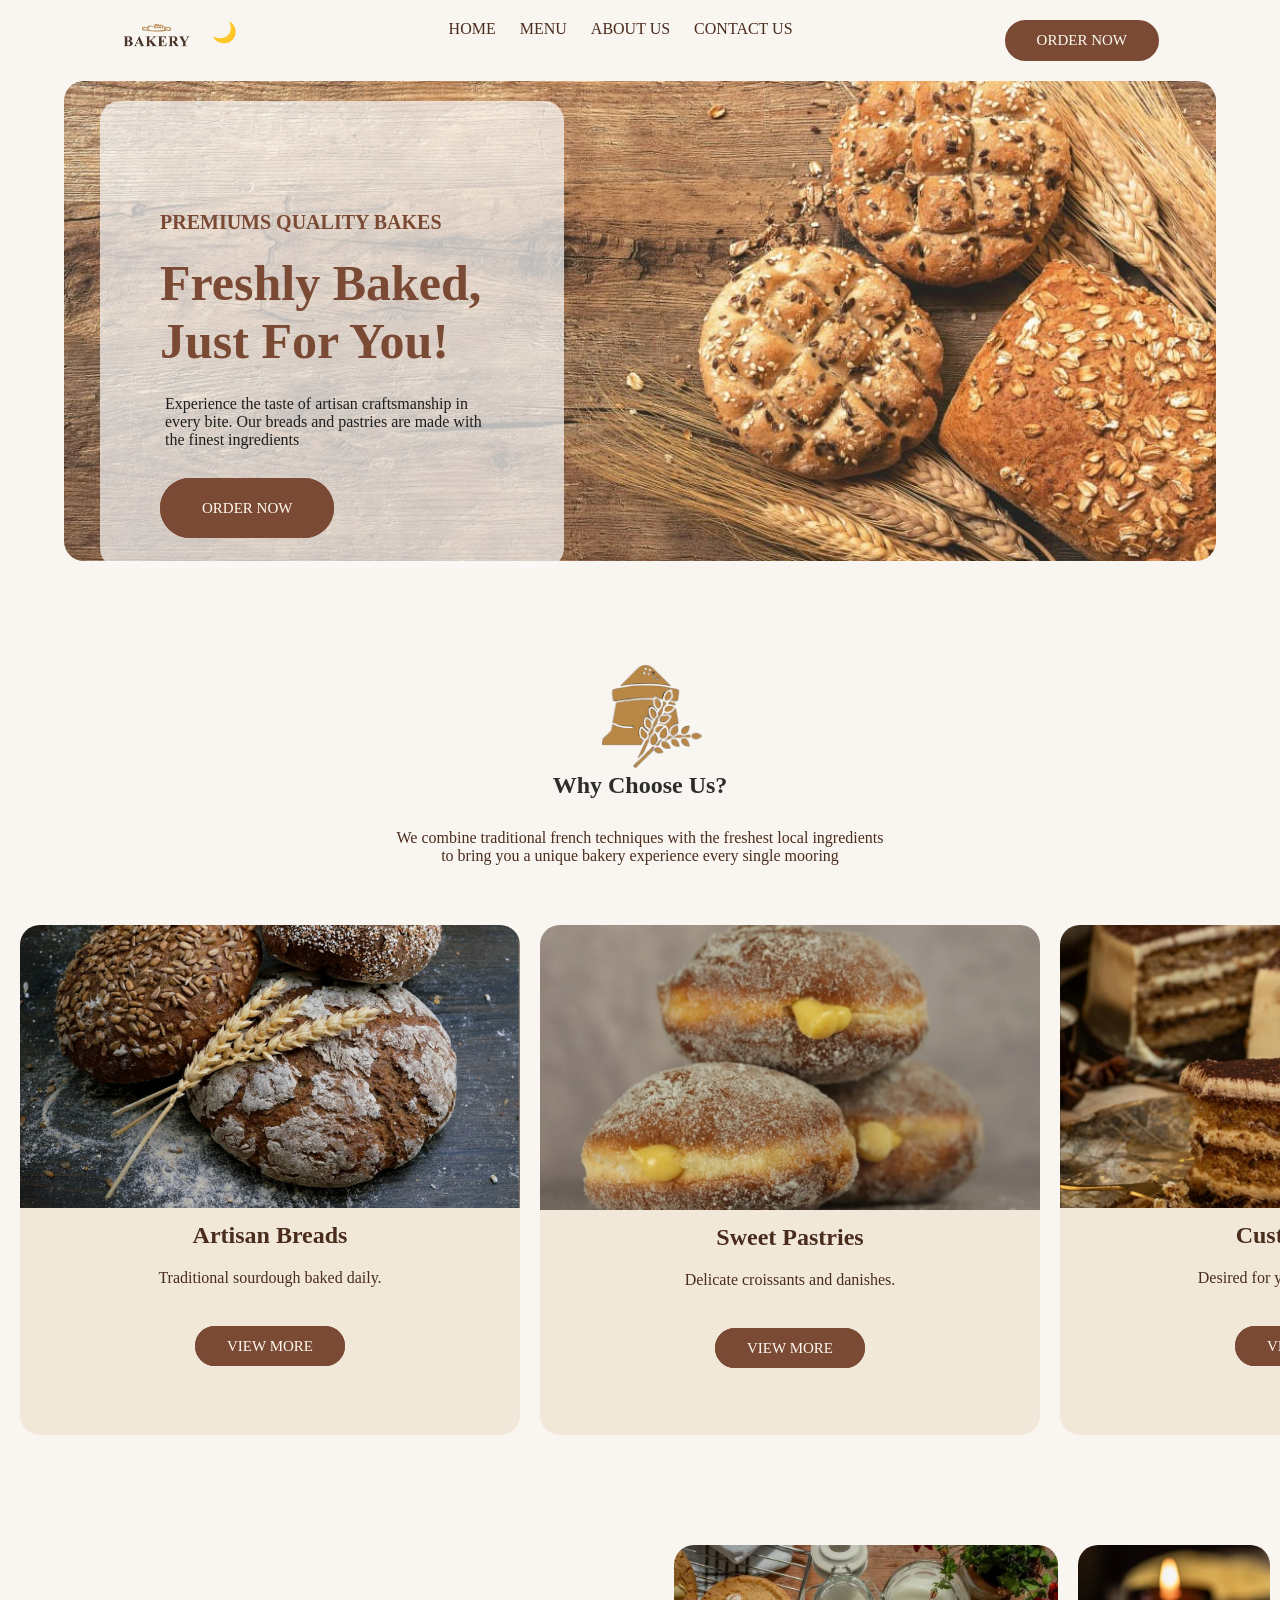
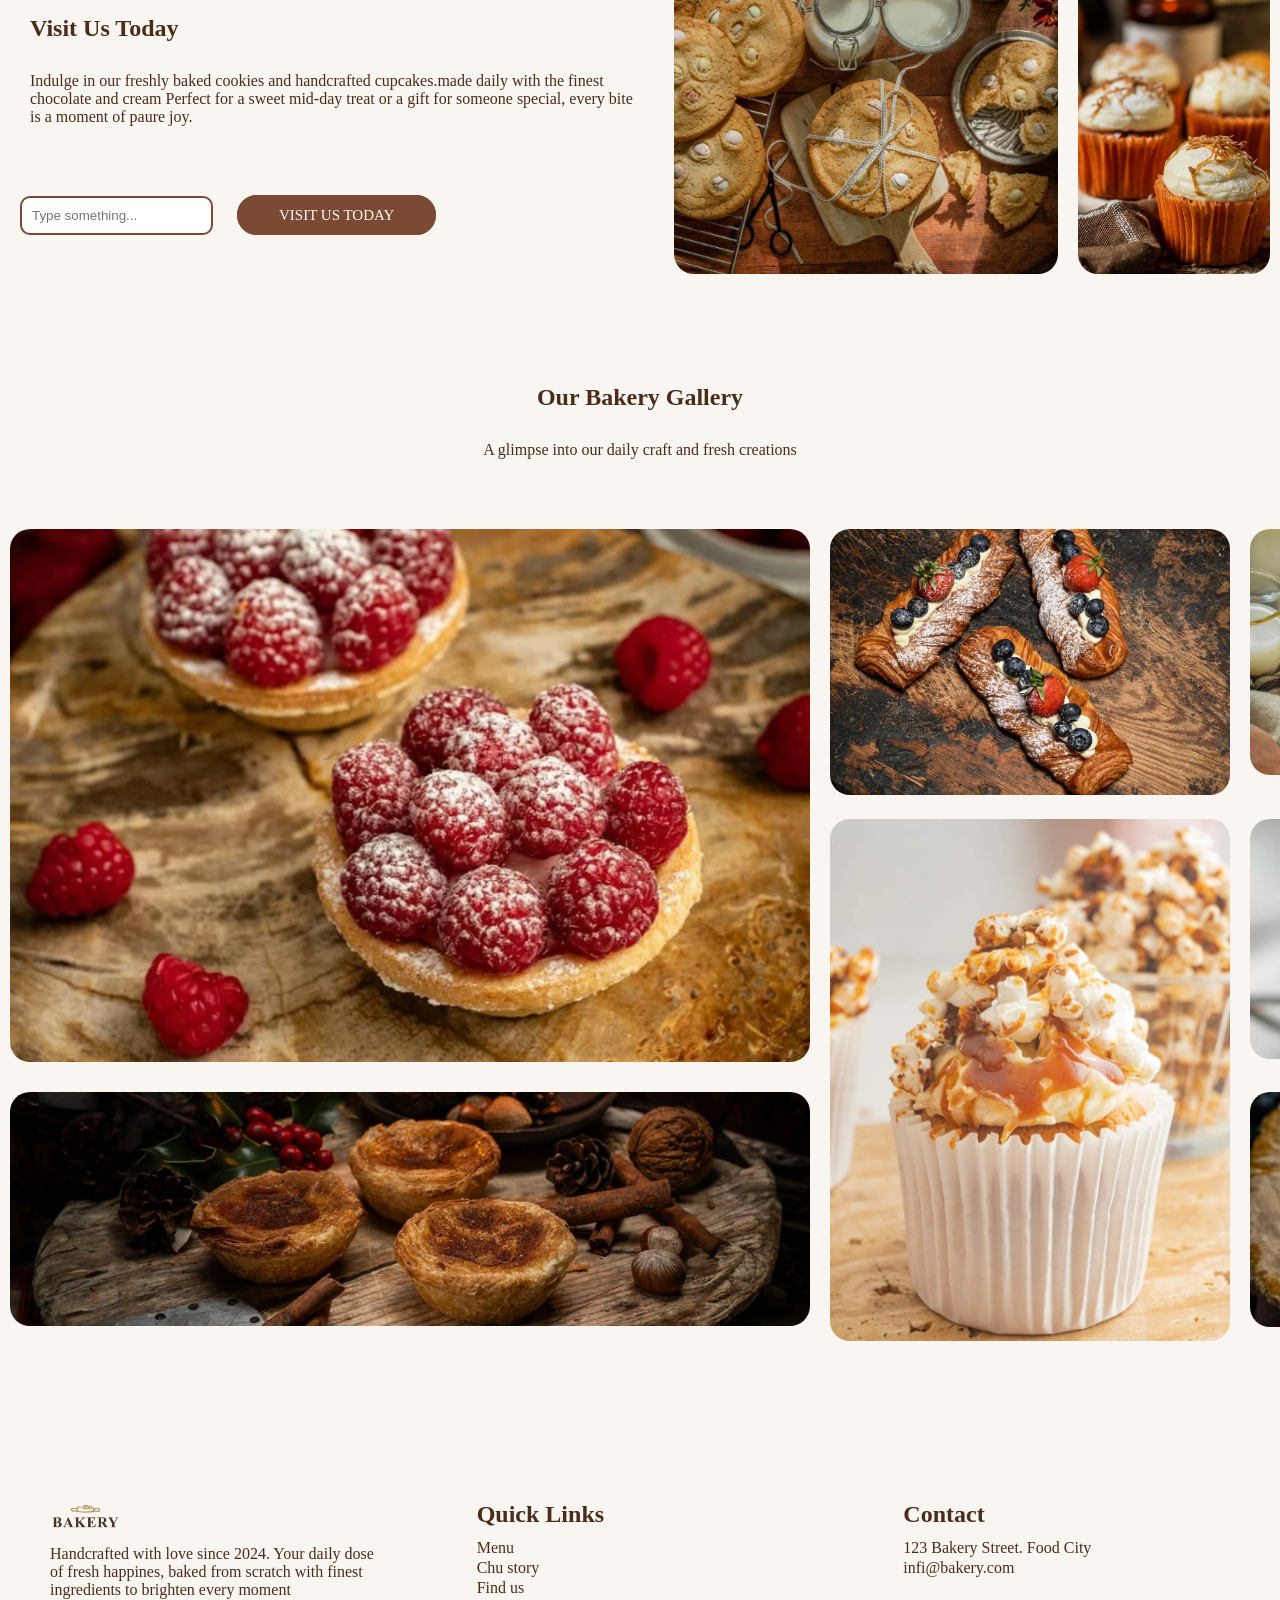
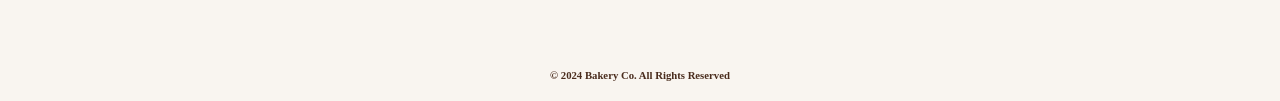
<file: index.html>
<!DOCTYPE html>
<html>

<head>
  <meta charset="UTF-8">
  <meta name="viewport" content="width=device-width, initial-scale=1">
  <title>Bakery</title>
  <link rel="stylesheet" href="bakery.css">
</head>

<button id="backToTop">↑</button>

<body>
  <!-- nav bar -->
  <nav>
    <div>
    <img src="img/logo.jpg" alt="logo" />
    <button id="darkToggle">🌙</button>
    </div>
    <div>
    <a href="/index.html">HOME</a>
    <a href="/menu.html">MENU</a>
    <a href="/about.html">ABOUT US</a>
    <a href="/contact.html">CONTACT US</a>
    </div>
    <a href="/contact.html" class="logoButton">ORDER NOW</a>
  </nav>
  <!-- hero card -->
  <section class="hero">
  <img src="img/hero.jpg" alt="hero card" />
  <div>
    <h5>PREMIUMS QUALITY BAKES</h5>
    <h1>Freshly Baked, <br> Just For You!</h1>
    <p>Experience the taste of artisan craftsmanship in every bite.
      Our breads and pastries are made with the finest ingredients
    </p>
    <a href="/menu.html" class="heroButton" >ORDER NOW</a>
  </div>
  </section>
  <!-- why us -->
  <section>
    <div class="whyLogo">
      <img src="img/why us logo.jpg" alt="why us" />
      <h1>Why Choose Us?</h1>
      <p>We combine traditional french techniques with the freshest local ingredients <br> to bring you a unique bakery experience every single mooring</p>
    </div>
      <div class="whyUsPics">
      <div><img src="img/why us1.jpg" alt="why us1"/>
      <h1>Artisan Breads</h1>
      <p>Traditional sourdough baked daily.</p>
      <a href="/contact.html" class="whyButton">VIEW MORE</a>
      </div>
      <div><img src="img/why us2.jpg" alt="why us1" />
      <h1>Sweet Pastries</h1>
      <p>Delicate croissants and danishes.</p>
      <a href="/contact.html" class="whyButton">VIEW MORE</a>
      </div>
      <div><img src="img/why us3.jpg" alt="why us1" />
      <h1>Custom Cakes</h1>
      <p>Desired for your special occasions.</p>
      <a href="/contact.html" class="whyButton">VIEW MORE</a>
      </div>
    </div>
  </section>
  <!-- visit us -->
  <section class="visit">
    <div>
      <h1>Visit Us Today</h1>
      <p>Indulge in our freshly baked cookies and handcrafted cupcakes.made daily with the finest chocolate and cream Perfect for a sweet mid-day treat or a gift for someone special, every bite is a moment of paure joy.</p>
      <input type="text" id="i" placeholder="Type something..."/>
      <a href="/contact.html" class="visitButton">VISIT US TODAY</a>
    </div>
    <img src="img/visit1.jpg" alt="visit1" class="visitImg1"/>
    <img src="img/visit2.jpg" alt="visit2" class="visitImg2"/>
  </section>
  <!-- our -->
  <section>
    <div class="our">
    <h1>Our Bakery Gallery</h1>
    <p>A glimpse into our daily craft and fresh creations</p>
    </div>
    <div class="ourImgs">
      <img src="img/ourImg1.jpg" alt="ourImg1" class="ourImg1" />
      <img src="img/ourImg2.jpg" alt="ourImg2" class="ourImg2"/>
      <img src="img/ourImg3.jpg" alt="ourImg3" class="ourImg3"/>
      <img src="img/ourImg4.jpg" alt="ourImg4" class="ourImg4"/>
      <img src="img/ourImg5.jpg" alt="ourImg5" class="ourImg5"/>
      <img src="img/ourImg6.jpg" alt="ourImg6" class="ourImg6"/>
      <img src="img/ourImg7.jpg" alt="ourImg7" class="ourImg7"/>
    </div>
  </section>
  <!-- footer -->
  <footer>
    <div class="footerInside">
      <div>
        <img src="img/logo.jpg" alt="logo" />
        <p>Handcrafted with love since 2024. Your daily dose of fresh happines, baked from scratch with finest ingredients to brighten every moment</p>
      </div>
      <div>
        <h2>Quick Links</h2>
        <p class="footerP">
          Menu<br>
          Chu story<br>
          Find us
        </p>
      </div>
      <div>
        <h2>Contact</h2>
        <p class="footerP">
          123 Bakery Street. Food City<br>
          infi@bakery.com
        </p>
      </div>
    </div>
    <h6>&copy; 2024 Bakery Co. All Rights Reserved</h6>
  </footer>
  <script type="text/javascript" src="bakery.js"></script>
</body>

</html>
</file>
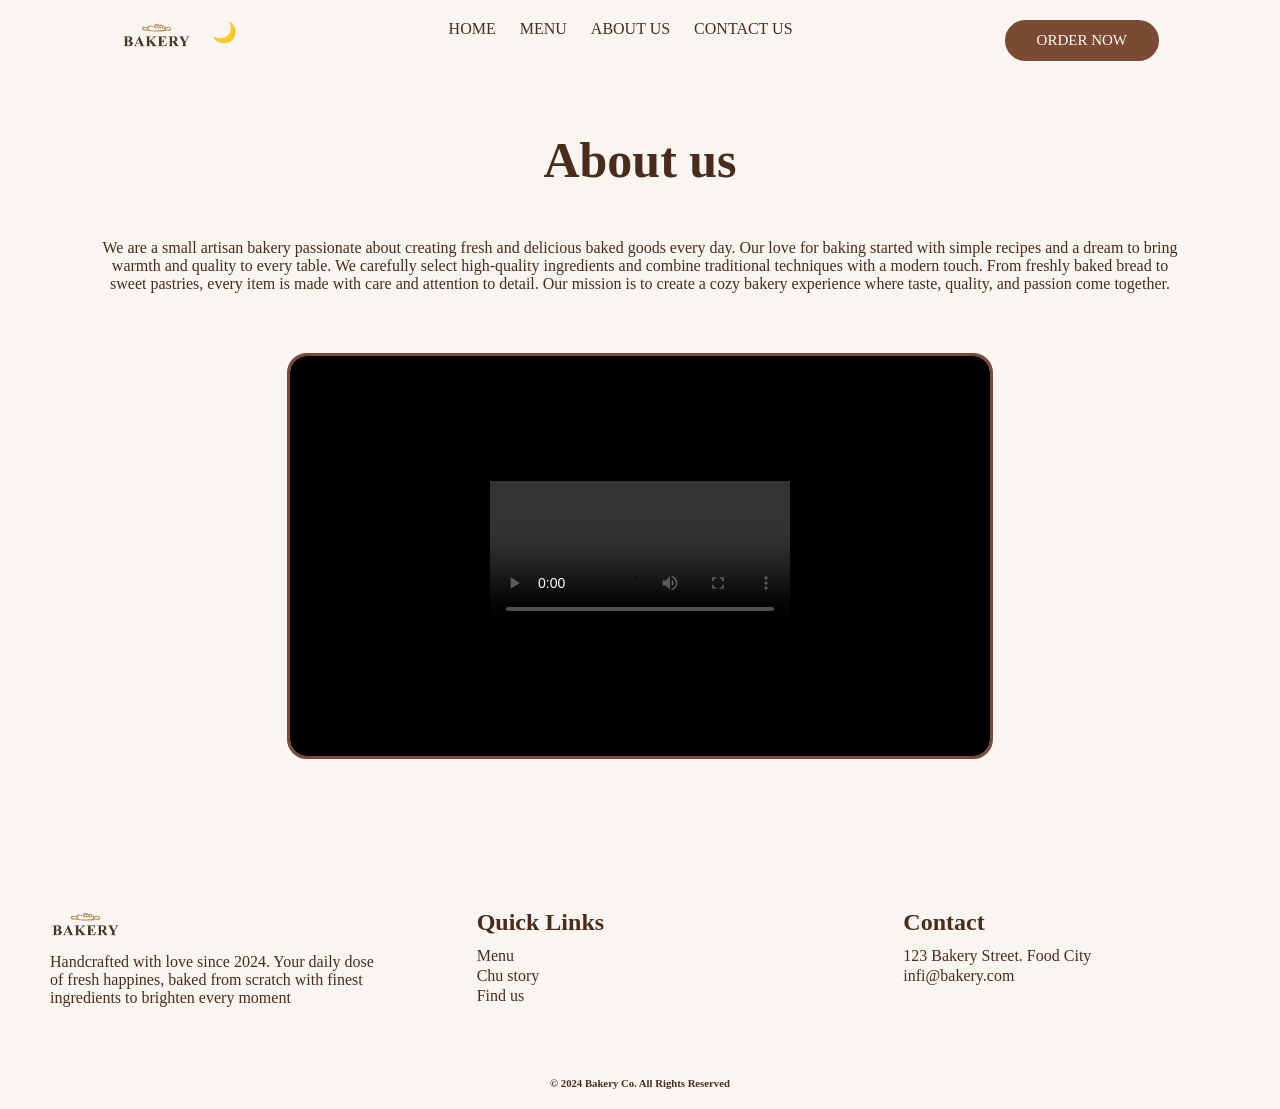
<file: about.html>
<!DOCTYPE html>
<html>

<head>
  <meta charset="UTF-8">
  <meta name="viewport" content="width=device-width, initial-scale=1">
  <title>Bakery</title>
  <link rel="stylesheet" href="bakery.css">
</head>

<button id="backToTop">↑</button>

<body>
  <!-- nav bar -->
  <nav>
    <div>
    <img src="img/logo.jpg" alt="logo" />
    <button id="darkToggle">🌙</button>
    </div>
    <div>
    <a href="/index.html">HOME</a>
    <a href="/menu.html">MENU</a>
    <a href="/about.html">ABOUT US</a>
    <a href="/contact.html">CONTACT US</a>
    </div>
    <a href="/contact.html" class="logoButton">ORDER NOW</a>
  </nav>

    <!-- about us-->
     <div class="aboutUs">
        <h1>About us</h1>
        <p>We are a small artisan bakery passionate about creating fresh and delicious baked goods every day.
            Our love for baking started with simple recipes and a dream to bring warmth and quality to every table.
            We carefully select high-quality ingredients and combine traditional techniques with a modern touch.
            From freshly baked bread to sweet pastries, every item is made with care and attention to detail.
            Our mission is to create a cozy bakery experience where taste, quality, and passion come together.
        </p>

        <iframe src="img/bakeryVideo.mp4" frameborder="0"></iframe>
    </div>
    <!-- footer -->
  <footer>
    <div class="footerInside">
      <div>
        <img src="img/logo.jpg" alt="logo" />
        <p>Handcrafted with love since 2024. Your daily dose of fresh happines, baked from scratch with finest ingredients to brighten every moment</p>
      </div>
      <div>
        <h2>Quick Links</h2>
        <p class="footerP">
          Menu<br>
          Chu story<br>
          Find us
        </p>
      </div>
      <div>
        <h2>Contact</h2>
        <p class="footerP">
          123 Bakery Street. Food City<br>
          infi@bakery.com
        </p>
      </div>
    </div>
    <h6>&copy; 2024 Bakery Co. All Rights Reserved</h6>
  </footer>
  <script type="text/javascript" src="bakery.js"></script>
</body>

</html>
</file>
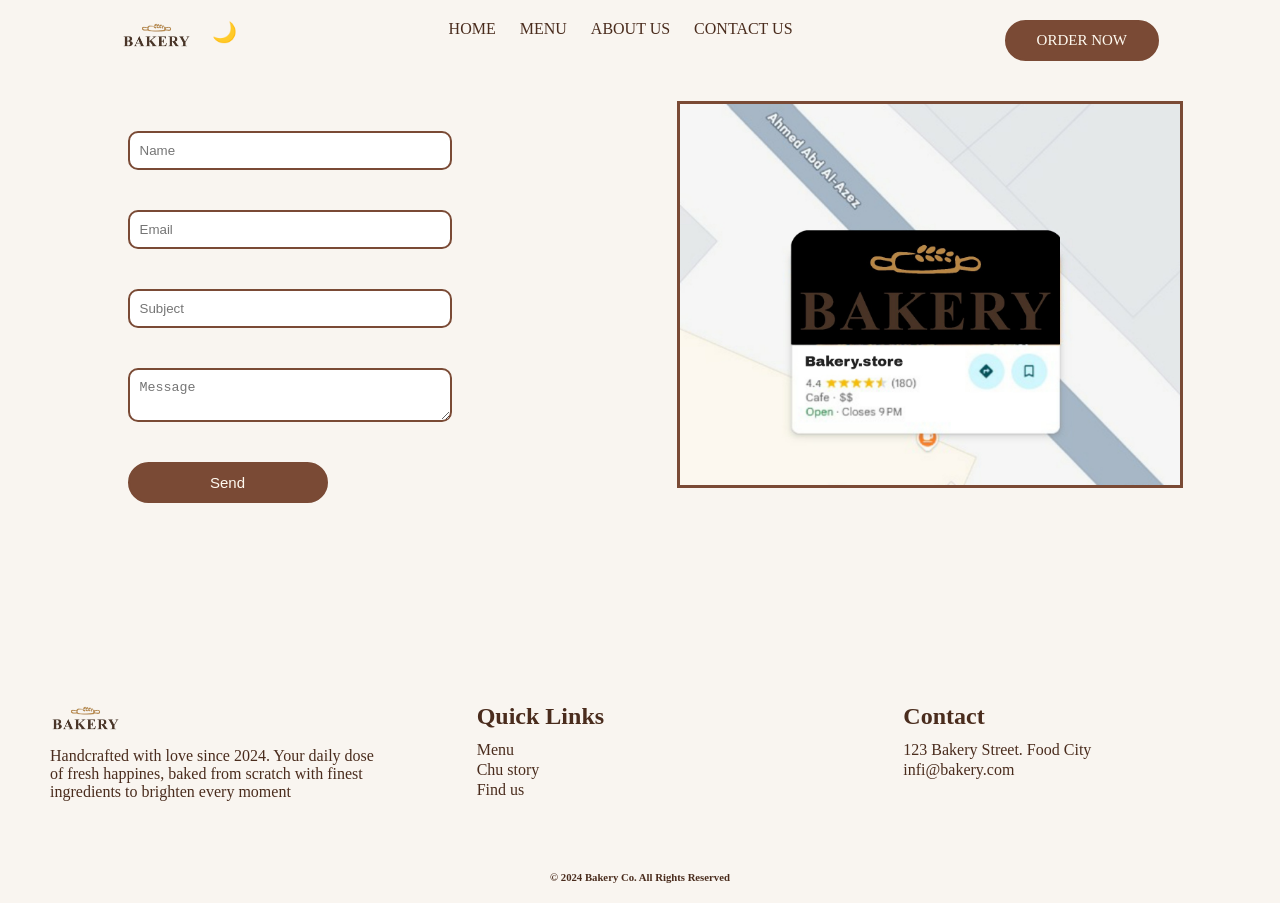
<file: contact.html>
<!DOCTYPE html>
<html>

<head>
  <meta charset="UTF-8">
  <meta name="viewport" content="width=device-width, initial-scale=1">
  <title>Bakery</title>
  <link rel="stylesheet" href="bakery.css">
</head>

<button id="backToTop">↑</button>


<body>
  <!-- nav bar -->
  <nav>
    <div>
    <img src="img/logo.jpg" alt="logo" />
    <button id="darkToggle">🌙</button>
    </div>
    <div>
    <a href="/index.html">HOME</a>
    <a href="/menu.html">MENU</a>
    <a href="/about.html">ABOUT US</a>
    <a href="/contact.html">CONTACT US</a>
    </div>
    <a href="/contact.html" class="logoButton">ORDER NOW</a>
  </nav>

  <!-- contact -->

  <div class="contact">
    <div>
        <form class="contactForm" id="contactForm">
            <input type="text" id="name" placeholder="Name">
            <input type="email" id="email" placeholder="Email">
            <input type="text" id="subject" placeholder="Subject">
            <textarea id="message" placeholder="Message"></textarea>
            <button type="submit">Send</button>
        </form>

        <p id="successMsg"></p>
    </div>

    <a href="https://maps.app.goo.gl/5pToTKiiAGwd4JAj9?g_st=aw">
        <img src="img/bakeryMap.jpeg" alt="map">
    </a>
  </div>
    <!-- footer -->
  <footer>
    <div class="footerInside">
      <div>
        <img src="img/logo.jpg" alt="logo" />
        <p>Handcrafted with love since 2024. Your daily dose of fresh happines, baked from scratch with finest ingredients to brighten every moment</p>
      </div>
      <div>
        <h2>Quick Links</h2>
        <p class="footerP">
          Menu<br>
          Chu story<br>
          Find us
        </p>
      </div>
      <div>
        <h2>Contact</h2>
        <p class="footerP">
          123 Bakery Street. Food City<br>
          infi@bakery.com
        </p>
      </div>
    </div>
    <h6>&copy; 2024 Bakery Co. All Rights Reserved</h6>
  </footer>
  <script type="text/javascript" src="bakery.js"></script>
</body>

</html>
</file>
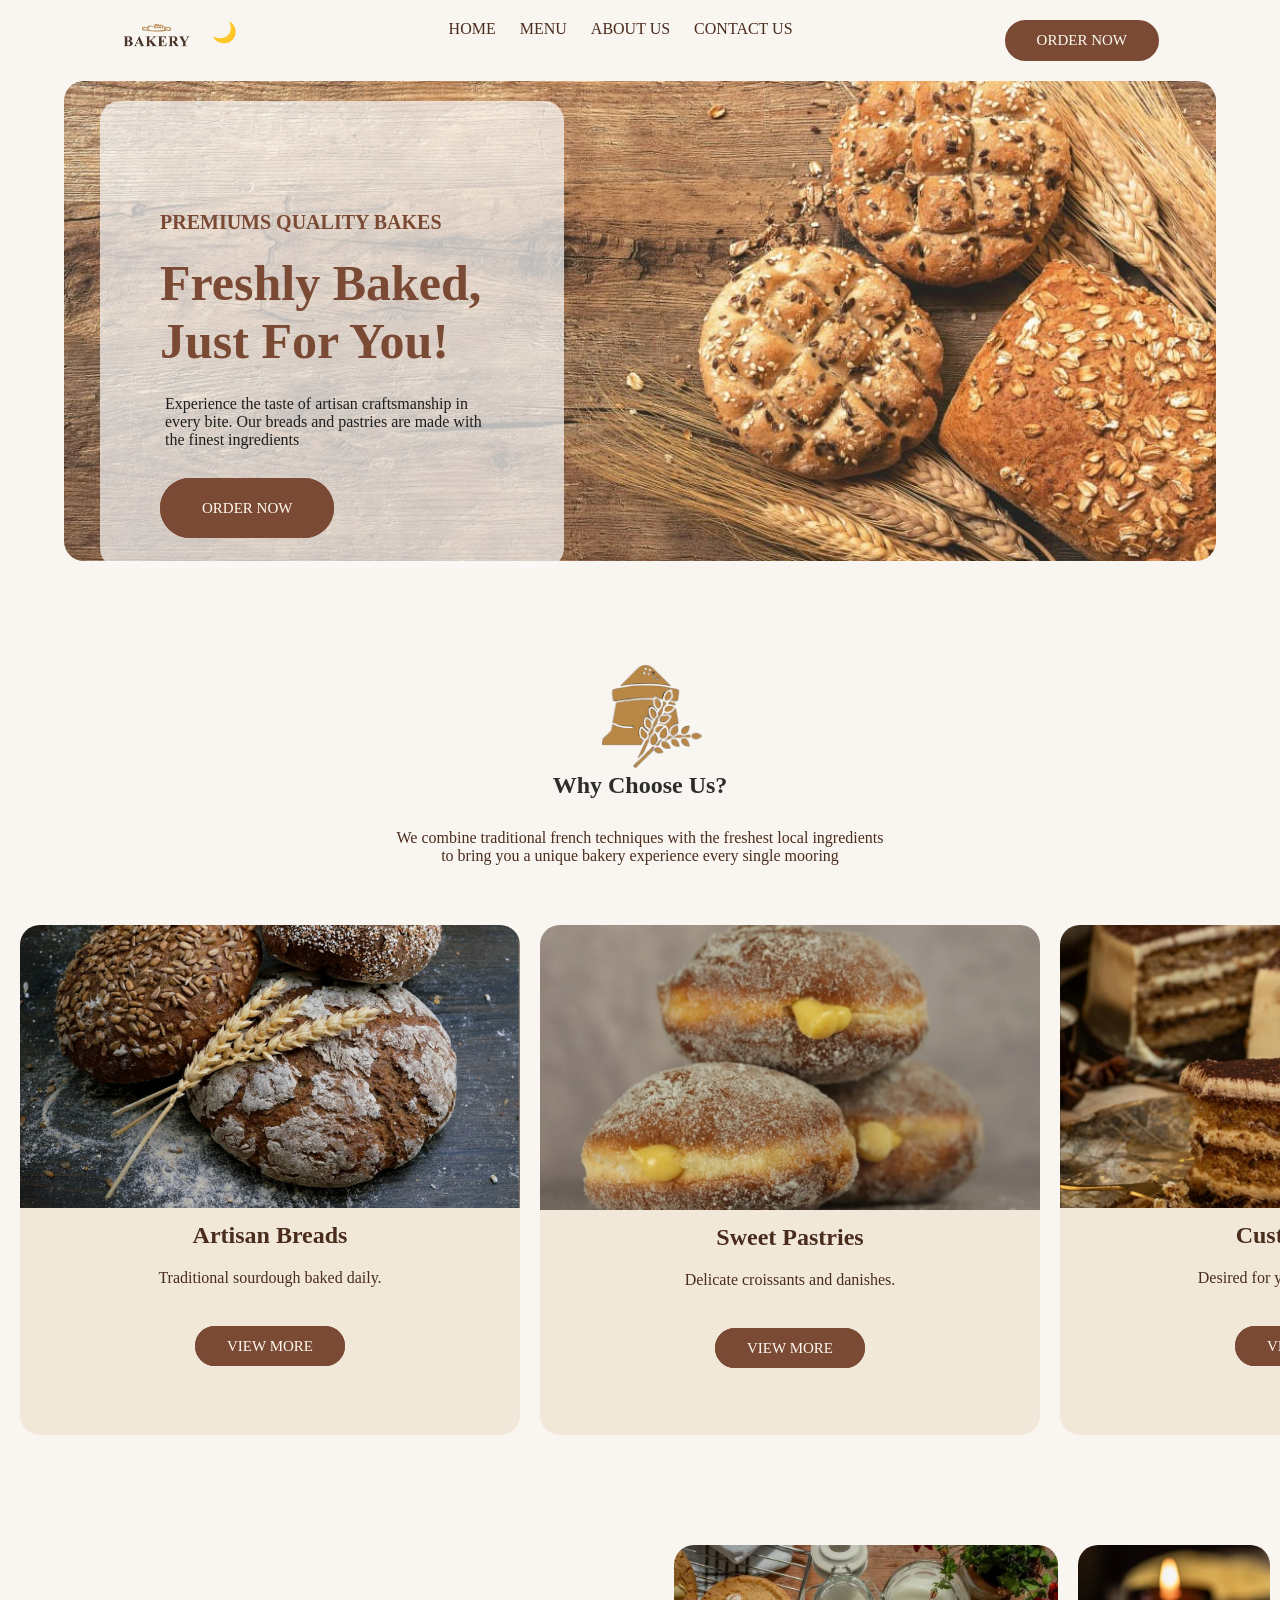
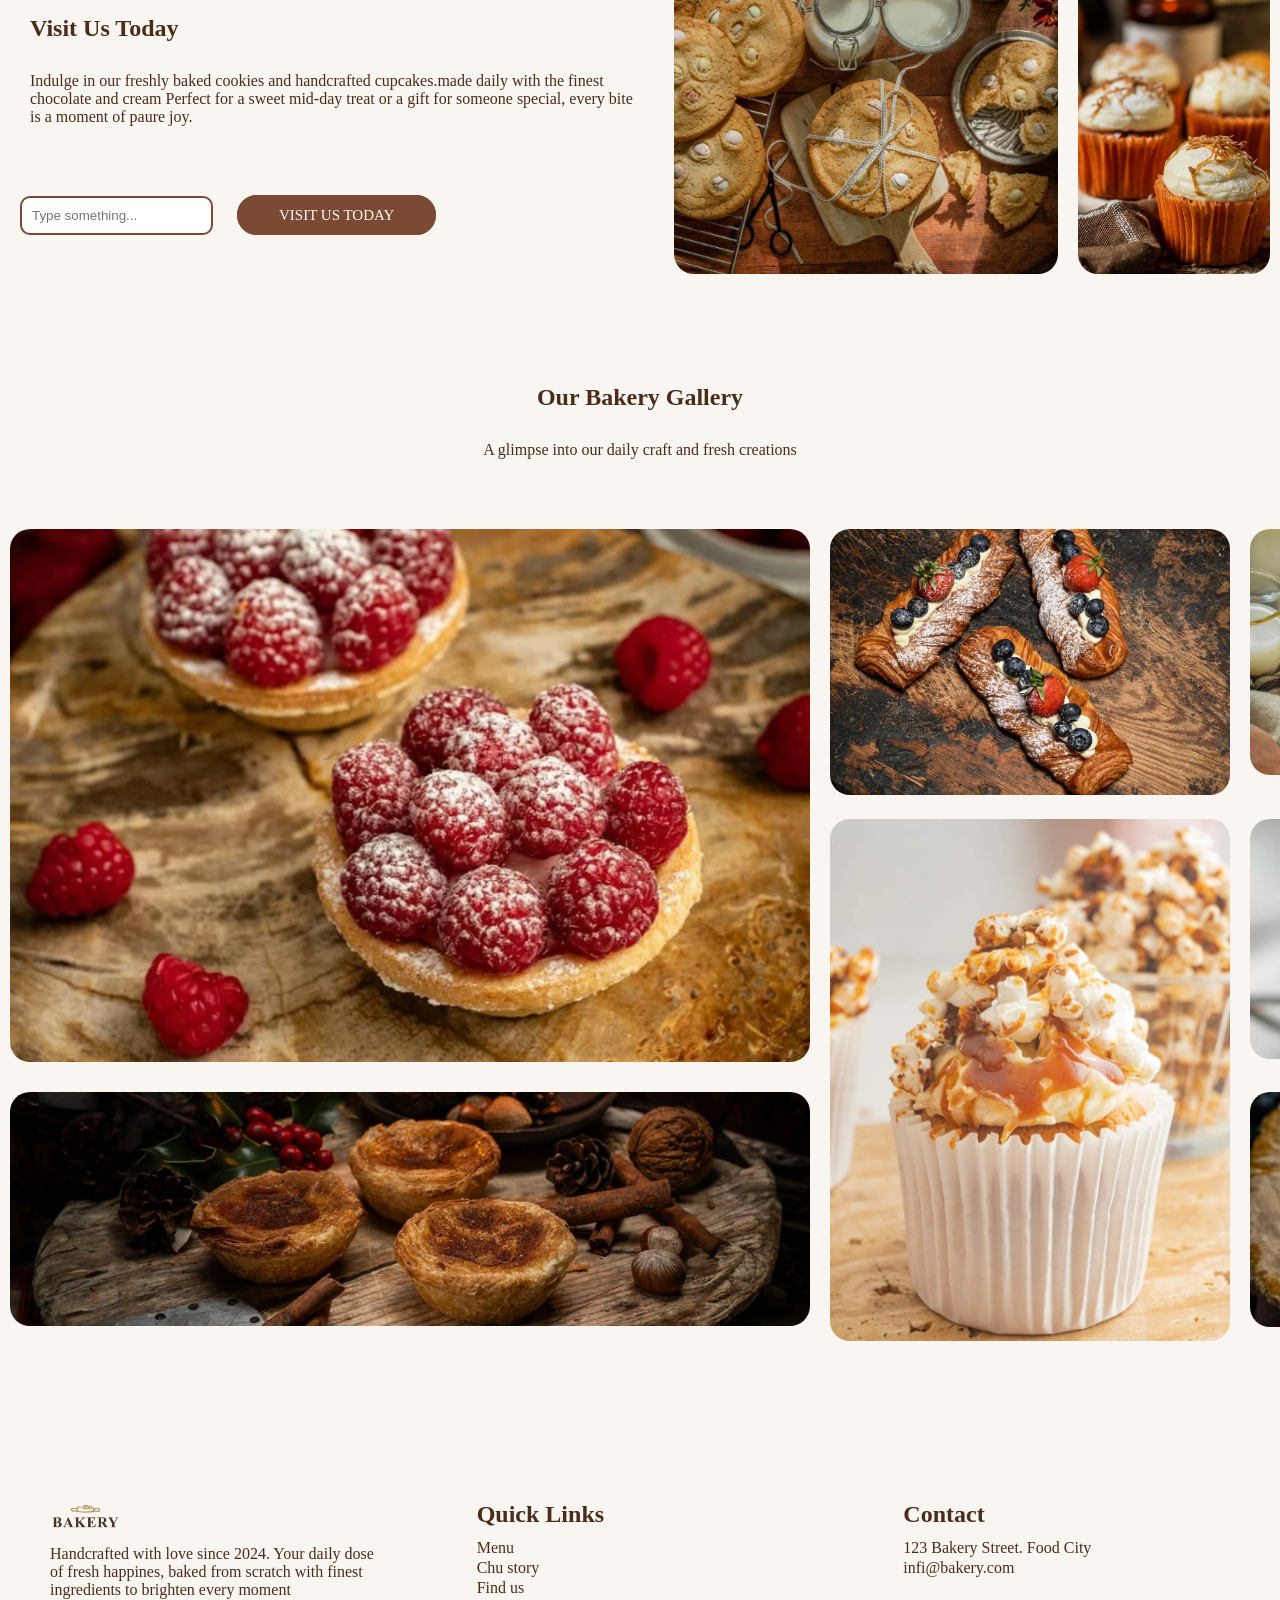
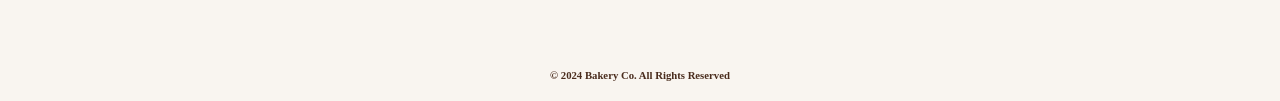
<file: home.html>
<!DOCTYPE html>
<html>

<head>
  <meta charset="UTF-8">
  <meta name="viewport" content="width=device-width, initial-scale=1">
  <title>Bakery</title>
  <link rel="stylesheet" href="bakery.css">
</head>

<button id="backToTop">↑</button>

<body>
  <!-- nav bar -->
  <nav>
    <div>
    <img src="img/logo.jpg" alt="logo" />
    <button id="darkToggle">🌙</button>
    </div>
    <div>
    <a href="/home.html">HOME</a>
    <a href="/menu.html">MENU</a>
    <a href="/about.html">ABOUT US</a>
    <a href="/contact.html">CONTACT US</a>
    </div>
    <a href="/contact.html" class="logoButton">ORDER NOW</a>
  </nav>
  <!-- hero card -->
  <section class="hero">
  <img src="img/hero.jpg" alt="hero card" />
  <div>
    <h5>PREMIUMS QUALITY BAKES</h5>
    <h1>Freshly Baked, <br> Just For You!</h1>
    <p>Experience the taste of artisan craftsmanship in every bite.
      Our breads and pastries are made with the finest ingredients
    </p>
    <a href="/menu.html" class="heroButton" >ORDER NOW</a>
  </div>
  </section>
  <!-- why us -->
  <section>
    <div class="whyLogo">
      <img src="img/why us logo.jpg" alt="why us" />
      <h1>Why Choose Us?</h1>
      <p>We combine traditional french techniques with the freshest local ingredients <br> to bring you a unique bakery experience every single mooring</p>
    </div>
      <div class="whyUsPics">
      <div><img src="img/why us1.jpg" alt="why us1"/>
      <h1>Artisan Breads</h1>
      <p>Traditional sourdough baked daily.</p>
      <a href="/contact.html" class="whyButton">VIEW MORE</a>
      </div>
      <div><img src="img/why us2.jpg" alt="why us1" />
      <h1>Sweet Pastries</h1>
      <p>Delicate croissants and danishes.</p>
      <a href="/contact.html" class="whyButton">VIEW MORE</a>
      </div>
      <div><img src="img/why us3.jpg" alt="why us1" />
      <h1>Custom Cakes</h1>
      <p>Desired for your special occasions.</p>
      <a href="/contact.html" class="whyButton">VIEW MORE</a>
      </div>
    </div>
  </section>
  <!-- visit us -->
  <section class="visit">
    <div>
      <h1>Visit Us Today</h1>
      <p>Indulge in our freshly baked cookies and handcrafted cupcakes.made daily with the finest chocolate and cream Perfect for a sweet mid-day treat or a gift for someone special, every bite is a moment of paure joy.</p>
      <input type="text" id="i" placeholder="Type something..."/>
      <a href="/contact.html" class="visitButton">VISIT US TODAY</a>
    </div>
    <img src="img/visit1.jpg" alt="visit1" class="visitImg1"/>
    <img src="img/visit2.jpg" alt="visit2" class="visitImg2"/>
  </section>
  <!-- our -->
  <section>
    <div class="our">
    <h1>Our Bakery Gallery</h1>
    <p>A glimpse into our daily craft and fresh creations</p>
    </div>
    <div class="ourImgs">
      <img src="img/ourImg1.jpg" alt="ourImg1" class="ourImg1" />
      <img src="img/ourImg2.jpg" alt="ourImg2" class="ourImg2"/>
      <img src="img/ourImg3.jpg" alt="ourImg3" class="ourImg3"/>
      <img src="img/ourImg4.jpg" alt="ourImg4" class="ourImg4"/>
      <img src="img/ourImg5.jpg" alt="ourImg5" class="ourImg5"/>
      <img src="img/ourImg6.jpg" alt="ourImg6" class="ourImg6"/>
      <img src="img/ourImg7.jpg" alt="ourImg7" class="ourImg7"/>
    </div>
  </section>
  <!-- footer -->
  <footer>
    <div class="footerInside">
      <div>
        <img src="img/logo.jpg" alt="logo" />
        <p>Handcrafted with love since 2024. Your daily dose of fresh happines, baked from scratch with finest ingredients to brighten every moment</p>
      </div>
      <div>
        <h2>Quick Links</h2>
        <p class="footerP">
          Menu<br>
          Chu story<br>
          Find us
        </p>
      </div>
      <div>
        <h2>Contact</h2>
        <p class="footerP">
          123 Bakery Street. Food City<br>
          infi@bakery.com
        </p>
      </div>
    </div>
    <h6>&copy; 2024 Bakery Co. All Rights Reserved</h6>
  </footer>
  <script type="text/javascript" src="bakery.js"></script>
</body>

</html>
</file>
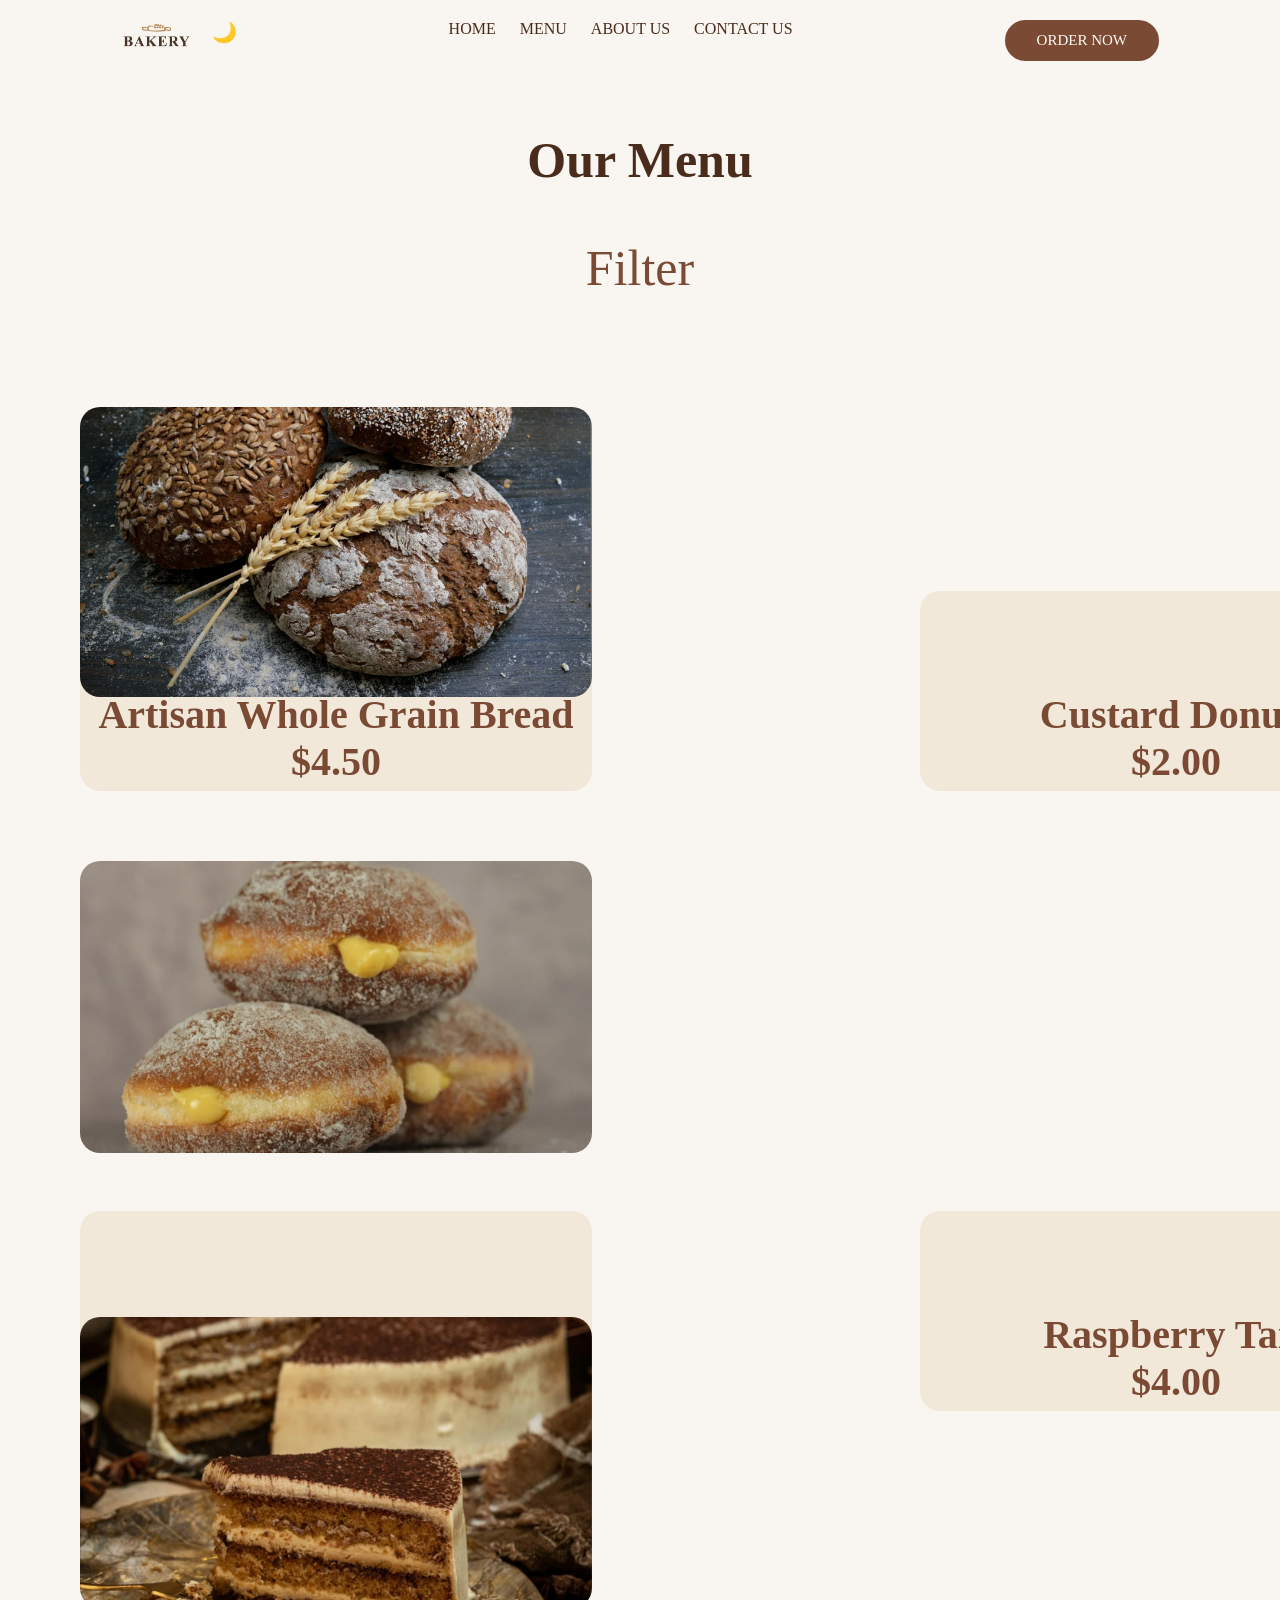
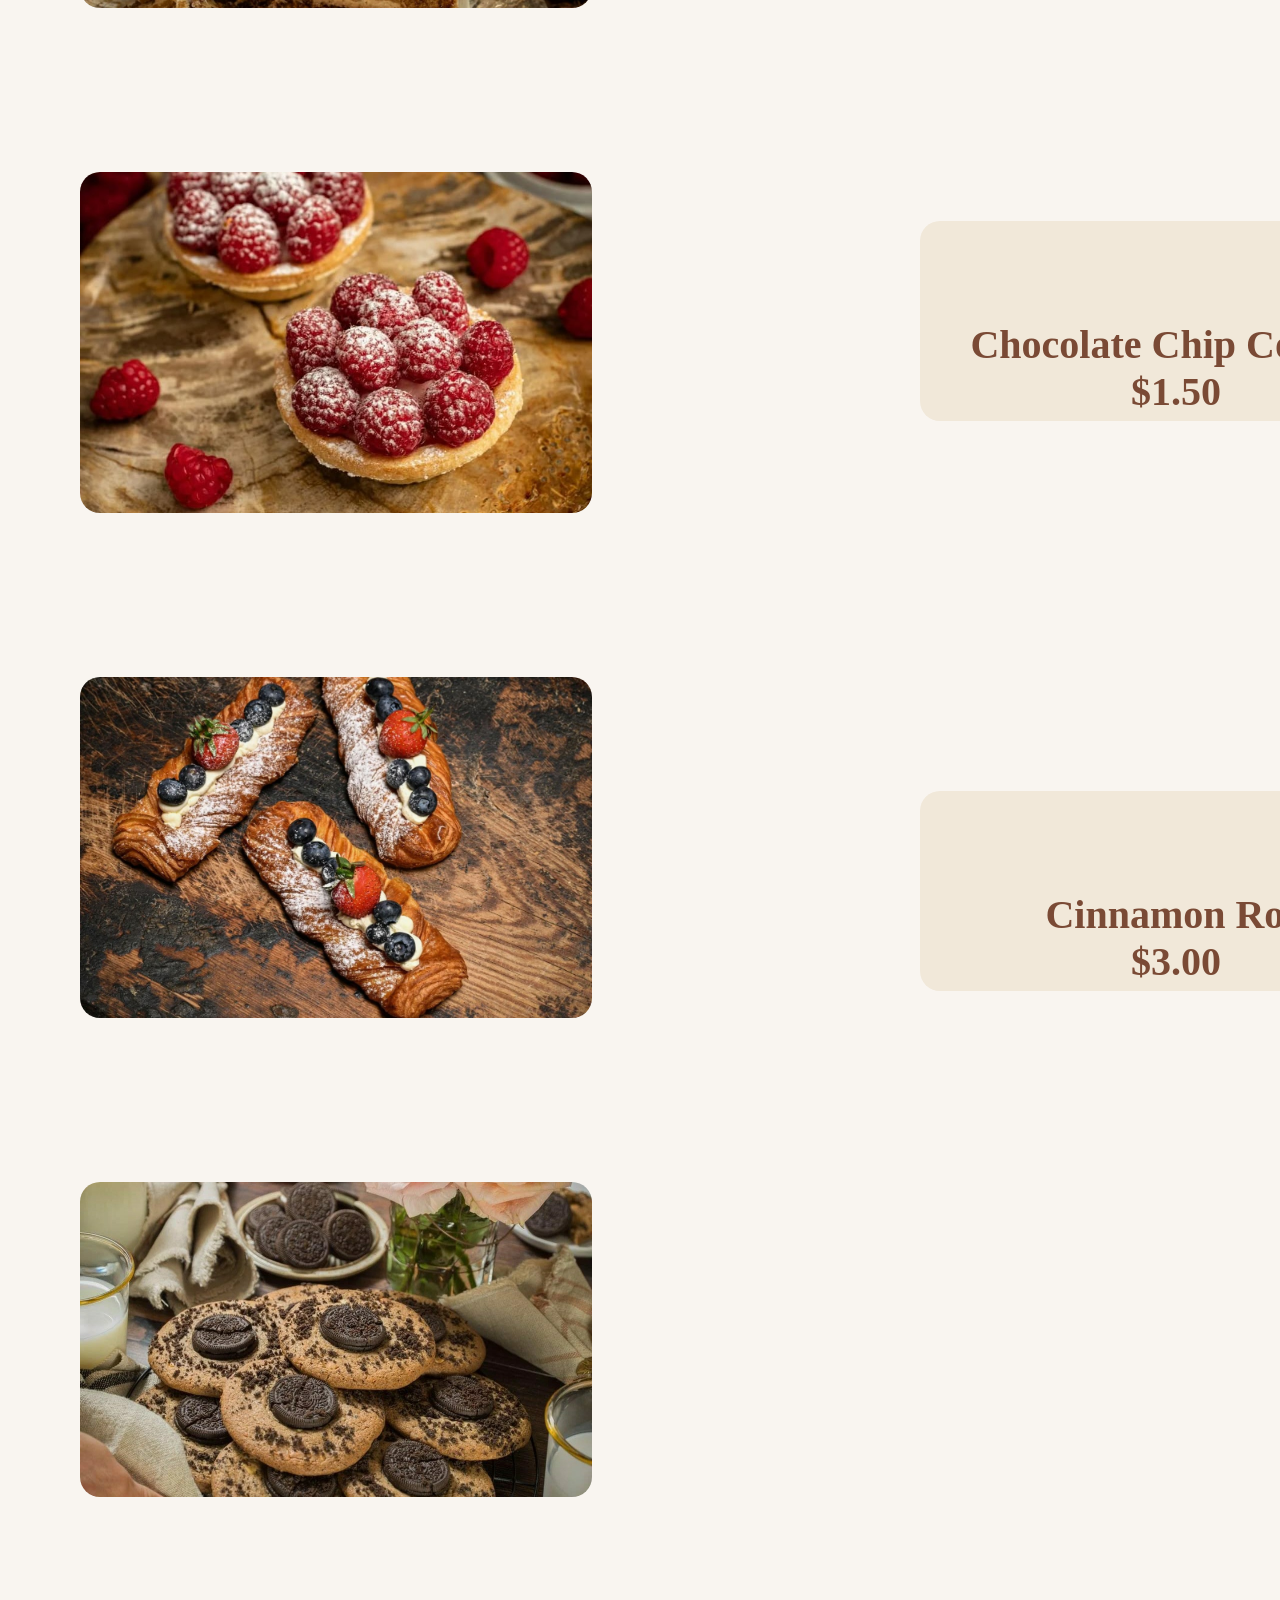
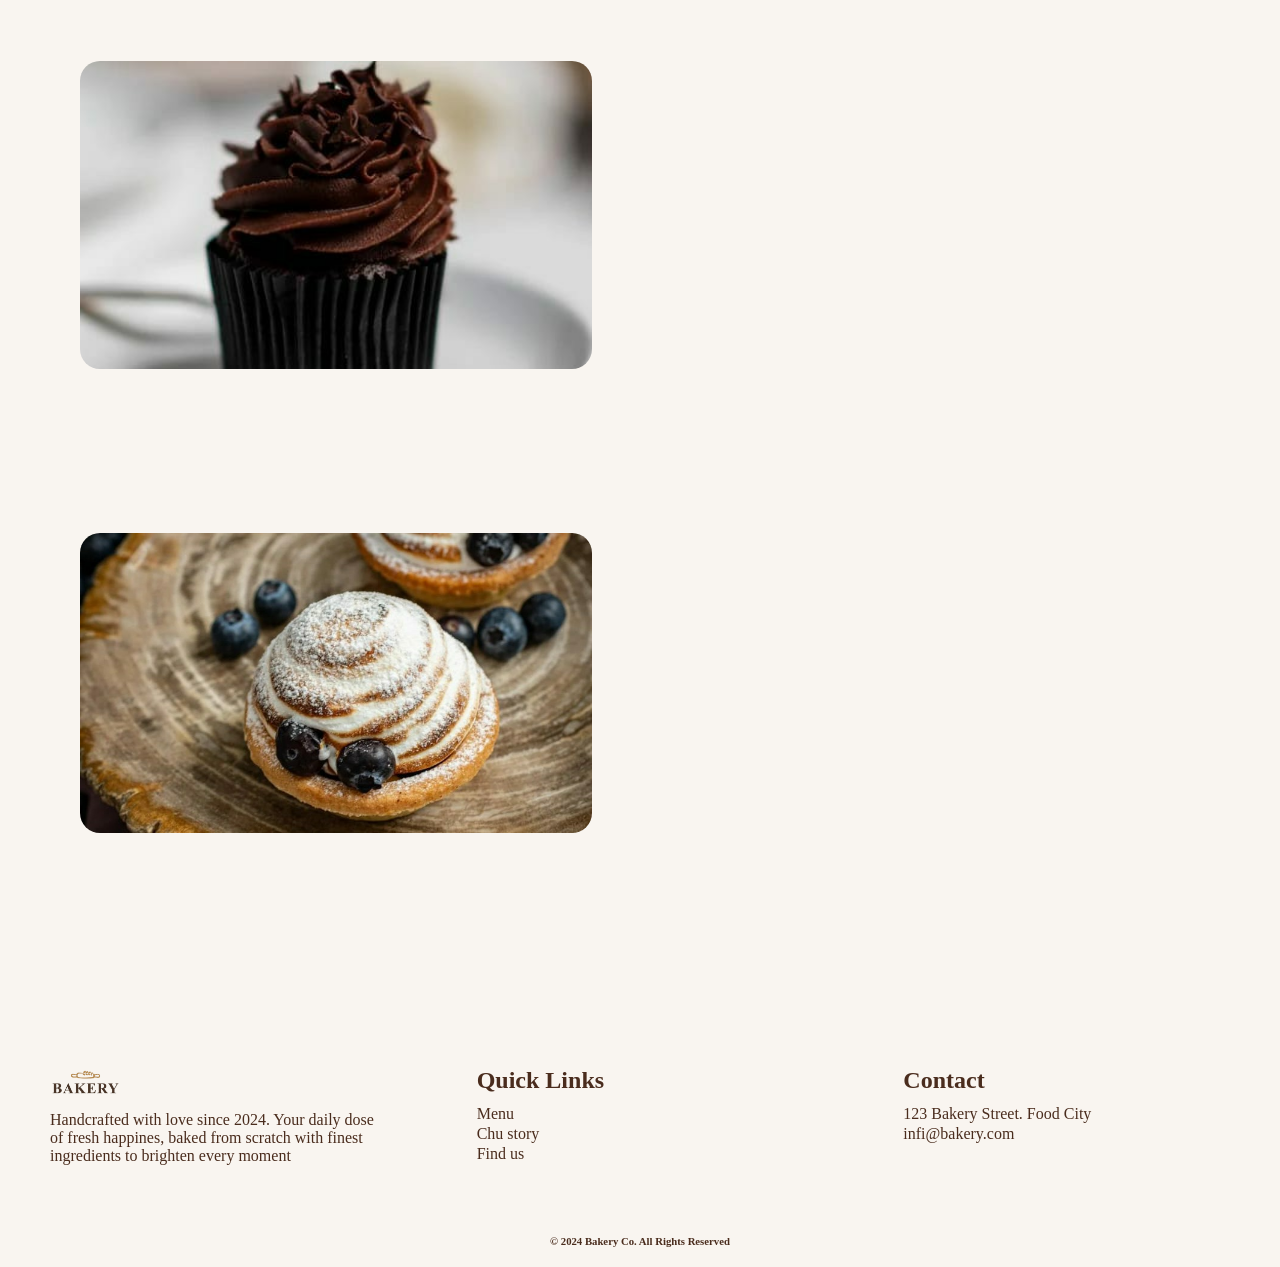
<file: menu.html>
<!DOCTYPE html>
<html>

<head>
  <meta charset="UTF-8">
  <meta name="viewport" content="width=device-width, initial-scale=1">
  <title>Bakery</title>
  <link rel="stylesheet" href="bakery.css">
</head>

<body>
    <!-- nav bar -->
    <nav>
        <div>
            <img src="img/logo.jpg" alt="logo" />
            <button id="darkToggle">🌙</button>
        </div>
        <div>
            <a href="/index.html">HOME</a>
            <a href="/menu.html">MENU</a>
            <a href="/about.html">ABOUT US</a>
            <a href="/contact.html">CONTACT US</a>
        </div>
        <a href="/contact.html" class="logoButton" id="heroBtn">ORDER NOW</a>
    </nav>
    
    <!-- menu -->
    <section class="menu">  

        <h1>Our Menu</h1>

        <a href="menuFilter.html"> Filter </a>

        <img src="img/why us1.jpg" alt="menuPic">
        <div style="top: 380px;">
            <h2>Artisan Whole Grain Bread <br> $4.50</h2>        
        </div>

        <img src="img/why us2.jpg" alt="menuPic">
        <div style="top: 380px; left: 840px;">
            <h2>Custard Donuts<br> $2.00 </h2>
        </div>

        <img src="img/why us3.jpg" alt="menuPic">
        <div style="top: 1000px;">
            <h2>Tiramisu<br> $6.00 </h2>
        </div>

        <img src="img/ourImg1.jpg" alt="menuPic">
        <div style="top: 1000px; left: 840px;">
            <h2>Raspberry Tart<br> $4.00 </h2>
        </div>

        <img src="img/ourImg2.jpg" alt="menuPic">
        <div style="top: 1610px;">
            <h2>Berry Danish Pastry<br> $3.50 </h2>
        </div>

        <img src="img/ourImg3.jpg" alt="menuPic">
        <div style="top: 1610px; left: 840px;">
            <h2>Chocolate Chip Cookies<br> $1.50 </h2>
        </div>

        <img src="img/ourImg5.jpg" alt="menuPic">
        <div style="top: 2180px;">
            <h2>Chocolate Cupcake<br> $2.50 </h2>
        </div>

        <img src="img/ourImg7.jpg" alt="menuPic">
        <div style="top: 2180px; left: 840px;">
            <h2>Cinnamon Roll<br> $3.00 </h2>
        </div>

    </section>
    <!-- footer -->
    <footer>
        <div class="footerInside">
        <div>
            <img src="img/logo.jpg" alt="logo" />
            <p>Handcrafted with love since 2024. Your daily dose of fresh happines, baked from scratch with finest ingredients to brighten every moment</p>
        </div>
        <div>
            <h2>Quick Links</h2>
            <p class="footerP">
            Menu<br>
            Chu story<br>
            Find us
            </p>
        </div>
        <div>
            <h2>Contact</h2>
            <p class="footerP">
            123 Bakery Street. Food City<br>
            infi@bakery.com
            </p>
        </div>
        </div>
        <h6>&copy; 2024 Bakery Co. All Rights Reserved</h6>
    </footer>
    <script type="text/javascript" src="bakery.js"></script>
</body>

</html>
</file>
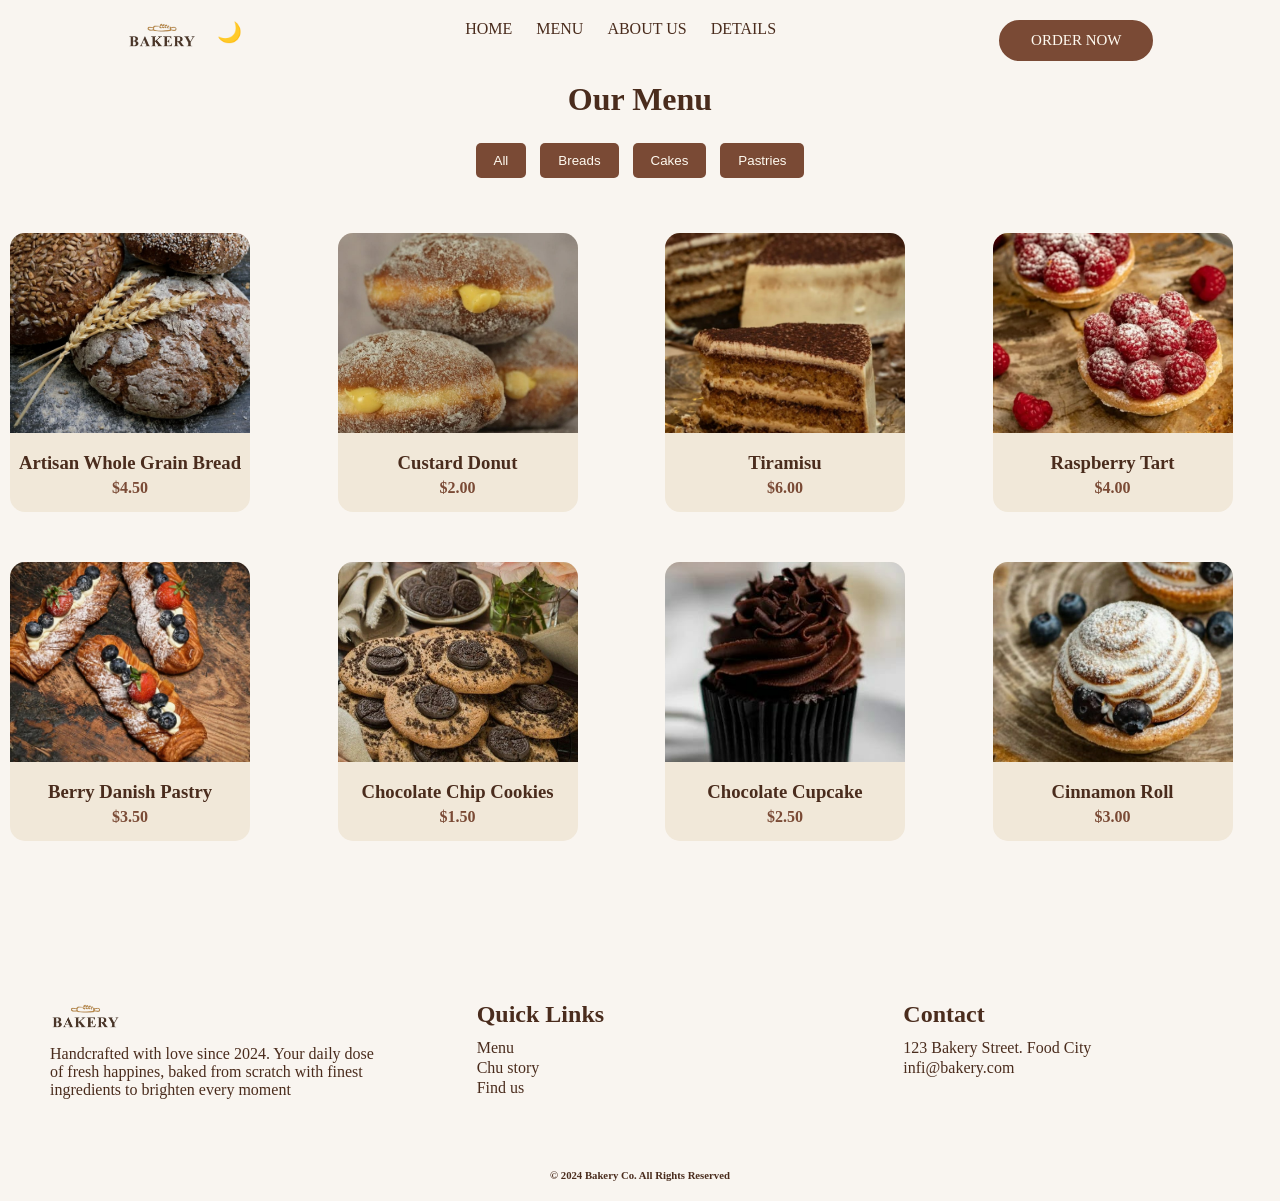
<file: menuFilter.html>
<!DOCTYPE html>
<html>

<head>
  <meta charset="UTF-8">
  <meta name="viewport" content="width=device-width, initial-scale=1">
  <title>Bakery</title>
  <link rel="stylesheet" href="bakery.css">
</head>

<body>
    <!-- nav bar -->
    <nav>
        <div>
            <img src="img/logo.jpg" alt="logo" />
            <button id="darkToggle">🌙</button>
        </div>
        <div>
            <a href="/index.html">HOME</a>
            <a href="/menu.html">MENU</a>
            <a href="/about.html">ABOUT US</a>
            <a href="/details.html">DETAILS</a>
        </div>
        <a href="/contact.html" class="logoButton" id="heroBtn">ORDER NOW</a>
    </nav>
    <!-- menu -->

     <header class="menu-header">
  <h1>Our Menu</h1>

  <div class="filters">
    <button data-filter="all">All</button>
    <button data-filter="bread">Breads</button>
    <button data-filter="cake">Cakes</button>
    <button data-filter="pastry">Pastries</button>
  </div>
</header>

<section class="products">

  <div class="product" data-category="bread">
    <img src="img/why us1.jpg" alt="Artisan Bread">
    <h3>Artisan Whole Grain Bread</h3>
    <p class="price">$4.50</p>
  </div>

  <div class="product" data-category="pastry">
    <img src="img/why us2.jpg" alt="Custard Donut">
    <h3>Custard Donut</h3>
    <p class="price">$2.00</p>
  </div>

  <div class="product" data-category="cake">
    <img src="img/why us3.jpg" alt="Tiramisu Cake">
    <h3>Tiramisu</h3>
    <p class="price">$6.00</p>
  </div>

  <div class="product" data-category="pastry">
    <img src="img/ourImg1.jpg" alt="Raspberry Tart">
    <h3>Raspberry Tart</h3>
    <p class="price">$4.00</p>
  </div>

  <div class="product" data-category="pastry">
    <img src="img/ourImg2.jpg" alt="Berry Danish">
    <h3>Berry Danish Pastry</h3>
    <p class="price">$3.50</p>
  </div>

  <div class="product" data-category="pastry">
    <img src="img/ourImg3.jpg" alt="Cookies">
    <h3>Chocolate Chip Cookies</h3>
    <p class="price">$1.50</p>
  </div>

  <div class="product" data-category="cake">
    <img src="img/ourImg5.jpg" alt="Cupcake">
    <h3>Chocolate Cupcake</h3>
    <p class="price">$2.50</p>
  </div>

  <div class="product" data-category="pastry">
    <img src="img/ourImg7.jpg" alt="Cinnamon Roll">
    <h3>Cinnamon Roll</h3>
    <p class="price">$3.00</p>
  </div>

</section>

<!-- footer -->

<footer>

    <div class="footerInside">
        <div>
            <img src="img/logo.jpg" alt="logo" />
            <p>Handcrafted with love since 2024. Your daily dose of fresh happines, baked from scratch with finest ingredients to brighten every moment</p>
        </div>
        <div>
            <h2>Quick Links</h2>
            <p class="footerP">
            Menu<br>
            Chu story<br>
            Find us
            </p>
        </div>
        <div>
            <h2>Contact</h2>
            <p class="footerP">
            123 Bakery Street. Food City<br>
            infi@bakery.com
            </p>
        </div>
    </div>

    <h6>&copy; 2024 Bakery Co. All Rights Reserved</h6>

</footer>

<script type="text/javascript" src="bakery.js"></script>

</body>

</html>
</file>
<file: bakery.css>
*{
  margin: 0;
  padding: 0;
}

:root {
  --bg-main: #F9F5F0;
  --bg-secondary: #F1E8D9;
  --primary: #7A4A35;
  --heading: #4A2C1D;
  --text: #2D2D2D;
}

body {
  background-color: var(--bg-main);
  color: var(--text);
  font-family: 'Times New Roman', Times, serif;
  transition: 0.3s;
}

.dark {
  --bg-main: #1e1e1e;
  --bg-secondary: #2a2a2a;
  --primary: #c89b7b;
  --heading: #f1e8d9;
  --text: #eaeaea;
}

#backToTop {
  position: fixed;
  bottom: 30px;
  right: 30px;
  padding: 20px 25px;
  font-size: 20px;
  display: none;
  background: var(--primary);
  color: white;
  border: none;
  cursor: pointer;
  border-radius: 20px;
}

/** nav bar **/
nav{
  display: flex;
  justify-content: space-around;
  padding: 20px;
}
nav img{
  float: left;
  height: 30px;
}
nav button{
  background-color: transparent;
  border: none;
  font-size: 20px;
  cursor: pointer;
  margin-left: 20px;
}
nav a{
  padding: 10px;
  text-decoration: none;
  color: var(--heading);
}
.logoButton{
  background-color: var(--primary);
  color: floralwhite;
  text-decoration: none;
  border-radius: 30px;
  padding: 10px 30px 10px 30px;
  font-size: 15px;
  border: solid 2px var(--primary);
}

.logoButton:hover{
  background-color: var(--bg-main);
  color: var(--primary);
}
/** hero card **/
.hero{
  position: relative;
}
.hero img{
  width: 90%;
  margin-left: 5%;
  border-radius: 20px;
}

.hero div{
  position: absolute;
  width: 30%;
  height: 80%;
  padding: 40px;
  border-radius: 20px;
  top: 20px;
  left: 100px;
  background-color: rgba(250, 250, 250, 0.7);
}
.hero h5{
  color: #7A4A35;
  margin: 20px;
  font-size: 20px;
  margin-top: 70px;
}
.hero h1{
  color: var(--primary);
  margin: 20px;
  font-size: 50px;
}
.hero p{
  margin: 25px;
  margin-bottom: 50px;
  color: #1e1e1e;
}
.heroButton{
  background-color: var(--primary);
  color: floralwhite;
  text-decoration: none;
  border-radius: 30px;
  border: solid 2px var(--primary);
  padding: 20px 40px 20px 40px;
  font-size: 15px;
  margin: 20px;
}

.heroButton:hover{
  background-color: var(--bg-main);
  color: var(--primary);
}
/** why us **/

.whyLogo img{
  margin-left: 47%;
  width: 100px;
  margin-top: 100px;
}
.whyLogo h1{
  text-align: center;
}
.whyLogo p{
  text-align: center;
  margin: 30px 0 60px 0;
  color: var(--heading);
}
.whyUsPics{
  display: flex;
    justify-content: space-around;
  margin-bottom: 100px;
}
.whyUsPics img{
  width: 500px;
  border-radius: 20px 20px 0 0;
}
.whyUsPics div{
  background-color: var(--bg-secondary);
  padding-bottom: 10px;
  text-align: center;
  margin-left: 20px;
  height: 500px;
  border-radius: 20px;
}
.whyUsPics h1{
  margin: 10px;
  color: var(--heading);
}
.whyUsPics p{
  margin: 20px;
  margin-bottom: 50px;
  color: var(--heading);
}

.whyButton{
  background-color: var(--primary);
  color: floralwhite;
  text-decoration: none;
  border: solid 2px var(--primary);
  border-radius: 30px;
  padding: 10px 30px 10px 30px;
  font-size: 15px;
}

.whyButton:hover{
  background-color: var(--bg-secondary);
  color: var(--primary);
}
/** visit us **/

.visit{
  display: flex;
}
.visitImg1{
  width: 30%;
  border-radius: 20px;
  margin: 10px;
}
.visitImg2{
  width: 15%;
  border-radius: 20px;
  margin: 10px;
}
.visit div{
  padding: 20px;
  margin-top: 60px;
}
.visit p{
  margin: 30px 10px 70px 10px;
  color: var(--heading);
}
.visit h1{
  color: var(--heading);
  margin-left: 10px;
}

.visitButton{
  background-color: var(--primary);
  color: floralwhite;
  text-decoration: none;
  border: solid 2px var(--primary);
  border-radius: 30px;
  padding: 10px 40px 10px 40px;
  font-size: 15px;
}

.visitButton:hover{
  background-color: var(--bg-main);
  color: var(--primary);
}
.visit input{
  padding: 10px;
  border-radius: 10px;
  border: 2px solid var(--primary);
  margin-right: 20px;
}
/** our **/

.our h1 {
  margin-top: 100px;
  text-align: center;
  color: var(--heading);
}
 .our p{
  text-align: center;
  margin: 30px 0 60px 0;
  color: var(--heading);
 }
.ourImgs{
  display: grid;
  grid-template-columns: auto auto auto auto;
}
.ourImgs img{
  border-radius: 20px;
  margin: 10px;
}
.ourImg1{
  width: 800px;
  grid-area: 1/1/3/3;
}
.ourImg2{
  width: 400px;
}
.ourImg3{
  width: 400px;
}
.ourImg4{
  width: 400px;
  grid-row: 2/4;
}
.ourImg5{
  width: 400px;
}
.ourImg6{
  width: 800px;
  grid-column: 1/3 ;
}
.ourImg7{
  width: 400px;
}

/** footer **/

footer{
  margin-top: 100px;
}
footer img{
  height: 30px;
  margin-bottom: 10px;
}
footer p{
  color: var(--heading);
}
.footerInside{
  display: flex;
}
.footerInside div{
  width: 75%;
  margin: 50px;
}
.footerInside h2{
  color: var(--heading);
  margin-bottom: 10px;
}
.footerP{
  line-height: 20px;
  color: var(--heading);
}
footer h6{
  text-align: center;
  margin: 20px;
  color: var(--heading);
}

/** menu.html **/

.menu{
  position: relative;
}
.menu h1{
  text-align: center;
  color: var(--heading);
  margin: 50px;
  font-size: 50px;
}
.menu h2{
  text-align: center;
  color: var(--primary);
  font-size: 40px;
}
.menu a{
  display: block;
  text-align: center;
  margin-bottom: 30px;
  font-size: 50px;
  color: var(--primary);
  text-decoration: none;
}
.menu img {
  position: relative;
  width: 40%;
  margin: 80px;
  border-radius: 20px;
  transition: transform linear 0.5s;
  z-index: 11;
}
.menu div{
  position: absolute;
  width: 40%;
  margin: 80px;
  height: 100px;
  border-radius: 20px;
  background-color: var(--bg-secondary);
  padding-top: 100px;
}
.menu img:hover{
  transform: translateY(-100px);
}

/** menuFilter.html **/

.menu-header {
  text-align: center;
  margin-bottom: 40px;
}

.menu-header h1 {
  color: var(--heading);
  margin-bottom: 20px;
}

.filters button {
  background: var(--primary);
  color: floralwhite;
  border: none;
  padding: 10px 18px;
  margin: 5px;
  cursor: pointer;
  border-radius: 5px;
}

.products {
  display: grid;
  grid-template-columns: repeat(auto-fit, minmax(250px, 1fr));
  gap: 30px;
}

.product {
  margin: 10px;
  width: 240px;
  background: var(--bg-secondary);
  border-radius: 15px;
  overflow: hidden;
  text-align: center;
  padding-bottom: 15px;
}

.product img {
  width: 100%;
  height: 200px;
  object-fit: cover;
}

.product h3 {
  color: var(--heading);
  margin: 15px 0 5px;
}

.price {
  color: var(--primary);
  font-weight: bold;
}
/** contact **/

.contact{
  display: flex;
  justify-content: space-around;
}

.contact img{
  width: 500px;
  margin: 20px;
  border: solid 3px var(--primary);
}
.contactForm{
  margin: 30px;
  display: flex;
  flex-direction: column;
}
.contactForm input{
  padding: 10px;
  border-radius: 10px;
  border: 2px solid var(--primary);
  margin-right: 20px;
  width: 300px;
  margin: 20px;
}

.contactForm textarea{
  padding: 10px;
  border-radius: 10px;
  border: 2px solid var(--primary);
  margin-right: 20px; 
  width: 300px;
  margin: 20px;
}

.contactForm button{
  width: 200px;
  margin: 20px;
  background-color: var(--primary);
  color: floralwhite;
  border: solid 2px var(--primary);
  border-radius: 30px;
  padding: 10px 40px 10px 40px;
  font-size: 15px;
  cursor: pointer;

}

.contactForm button:hover{
  background-color: var(--bg-main);
  color: var(--primary);
}

/** about us **/

.aboutUs h1 {
  text-align: center;
  color: var(--heading);
  margin: 50px;
  font-size: 50px;
}

.aboutUs p{
  text-align: center;
  margin: 30px 100px 60px 100px;
  color: var(--heading);
}

.aboutUs iframe{
  display: block;
  width: 700px;
  height: 400px;
  margin: 0 auto;
  border: solid 3px var(--primary);
  border-radius: 20px;
}
</file>
